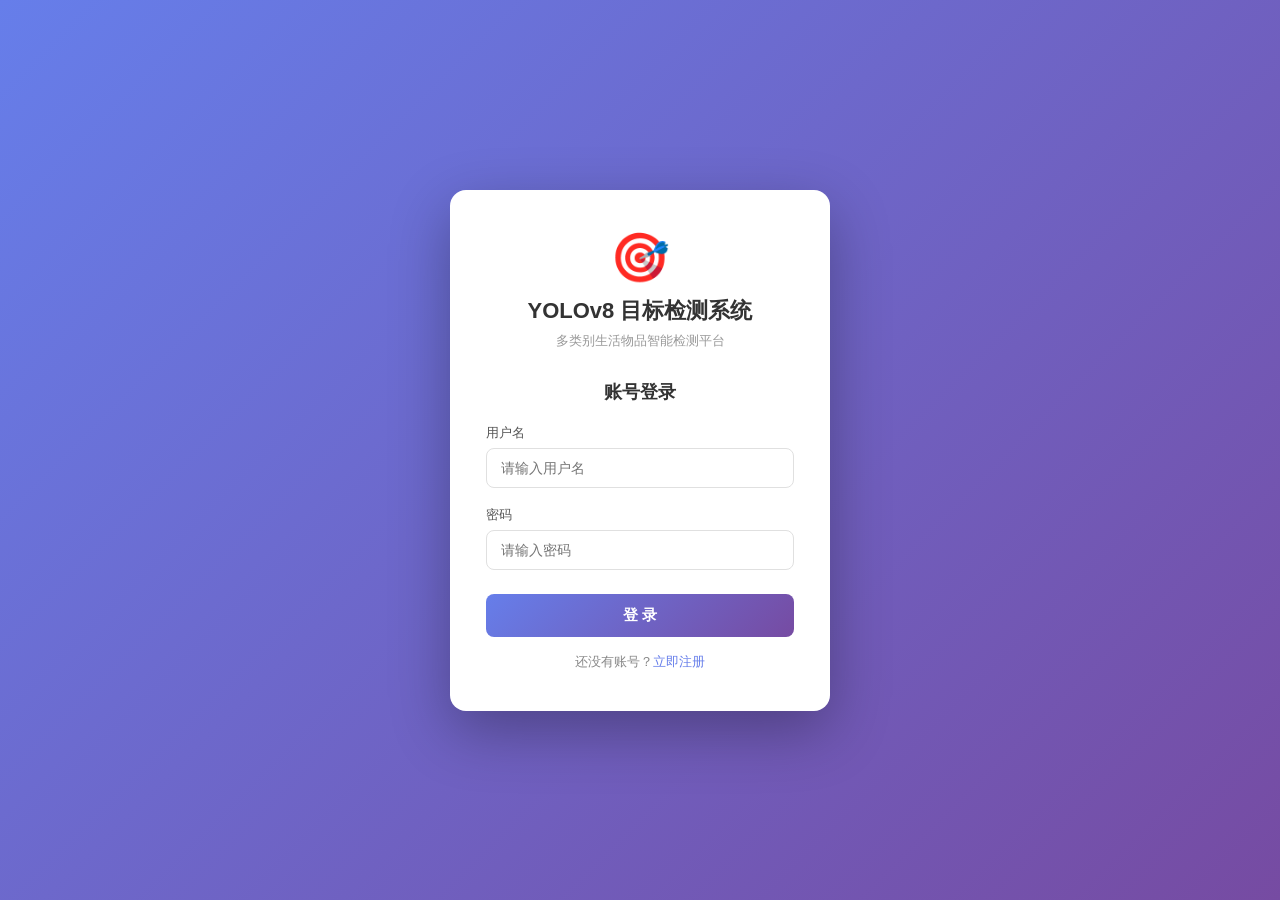
<file: templates/login.html>
<!DOCTYPE html>
<html lang="zh-CN">
<head>
    <meta charset="UTF-8">
    <meta name="viewport" content="width=device-width, initial-scale=1.0">
    <title>登录 - YOLOv8 目标检测系统</title>
    <link rel="stylesheet" href="/static/css/login.css">
</head>
<body>
    <div class="login-container">
        <div class="login-box">
            <div class="login-header">
                <div class="logo">🎯</div>
                <h1>YOLOv8 目标检测系统</h1>
                <p class="subtitle">多类别生活物品智能检测平台</p>
            </div>

            <!-- 登录表单 -->
            <div class="form-panel" id="loginPanel">
                <h2>账号登录</h2>
                <div class="form-group">
                    <label>用户名</label>
                    <input type="text" id="loginUsername" placeholder="请输入用户名" autocomplete="username">
                </div>
                <div class="form-group">
                    <label>密码</label>
                    <input type="password" id="loginPassword" placeholder="请输入密码" autocomplete="current-password">
                </div>
                <button class="btn-primary" id="loginBtn">登 录</button>
                <p class="switch-text">还没有账号？<a href="javascript:void(0)" id="toRegister">立即注册</a></p>
            </div>

            <!-- 注册表单 -->
            <div class="form-panel hidden" id="registerPanel">
                <h2>用户注册</h2>
                <div class="form-group">
                    <label>用户名（至少3个字符）</label>
                    <input type="text" id="regUsername" placeholder="请输入用户名">
                </div>
                <div class="form-group">
                    <label>密码（至少6个字符）</label>
                    <input type="password" id="regPassword" placeholder="请输入密码">
                </div>
                <div class="form-group">
                    <label>确认密码</label>
                    <input type="password" id="regConfirm" placeholder="请再次输入密码">
                </div>
                <button class="btn-primary" id="registerBtn">注 册</button>
                <p class="switch-text">已有账号？<a href="javascript:void(0)" id="toLogin">返回登录</a></p>
            </div>

            <!-- 消息提示 -->
            <div class="message-box hidden" id="messageBox"></div>
        </div>
    </div>
    <script src="/static/js/login.js"></script>
</body>
</html>
</file>
<file: static/css/login.css>
* {
    margin: 0;
    padding: 0;
    box-sizing: border-box;
}

body {
    font-family: -apple-system, BlinkMacSystemFont, 'Segoe UI', 'PingFang SC', 'Microsoft YaHei', sans-serif;
    background: linear-gradient(135deg, #667eea 0%, #764ba2 100%);
    min-height: 100vh;
    display: flex;
    align-items: center;
    justify-content: center;
}

.login-container {
    width: 100%;
    max-width: 420px;
    padding: 20px;
}

.login-box {
    background: #fff;
    border-radius: 16px;
    padding: 40px 36px;
    box-shadow: 0 20px 60px rgba(0, 0, 0, 0.3);
}

.login-header {
    text-align: center;
    margin-bottom: 30px;
}

.logo {
    font-size: 48px;
    margin-bottom: 10px;
}

.login-header h1 {
    font-size: 22px;
    color: #333;
    margin-bottom: 6px;
}

.subtitle {
    font-size: 13px;
    color: #999;
}

.form-panel h2 {
    font-size: 18px;
    color: #333;
    margin-bottom: 20px;
    text-align: center;
}

.form-group {
    margin-bottom: 18px;
}

.form-group label {
    display: block;
    font-size: 13px;
    color: #555;
    margin-bottom: 6px;
    font-weight: 500;
}

.form-group input {
    width: 100%;
    padding: 11px 14px;
    border: 1.5px solid #e0e0e0;
    border-radius: 8px;
    font-size: 14px;
    transition: border-color 0.2s, box-shadow 0.2s;
    outline: none;
}

.form-group input:focus {
    border-color: #667eea;
    box-shadow: 0 0 0 3px rgba(102, 126, 234, 0.15);
}

.btn-primary {
    width: 100%;
    padding: 12px;
    background: linear-gradient(135deg, #667eea 0%, #764ba2 100%);
    color: #fff;
    border: none;
    border-radius: 8px;
    font-size: 15px;
    font-weight: 600;
    cursor: pointer;
    transition: transform 0.15s, box-shadow 0.15s;
    margin-top: 6px;
}

.btn-primary:hover {
    transform: translateY(-1px);
    box-shadow: 0 6px 20px rgba(102, 126, 234, 0.4);
}

.btn-primary:active {
    transform: translateY(0);
}

.switch-text {
    text-align: center;
    margin-top: 16px;
    font-size: 13px;
    color: #888;
}

.switch-text a {
    color: #667eea;
    text-decoration: none;
    font-weight: 500;
}

.switch-text a:hover {
    text-decoration: underline;
}

.hidden {
    display: none !important;
}

.message-box {
    margin-top: 16px;
    padding: 10px 14px;
    border-radius: 8px;
    font-size: 13px;
    text-align: center;
}

.message-box.success {
    background: #e8f5e9;
    color: #2e7d32;
    border: 1px solid #a5d6a7;
}

.message-box.error {
    background: #ffebee;
    color: #c62828;
    border: 1px solid #ef9a9a;
}
</file>
